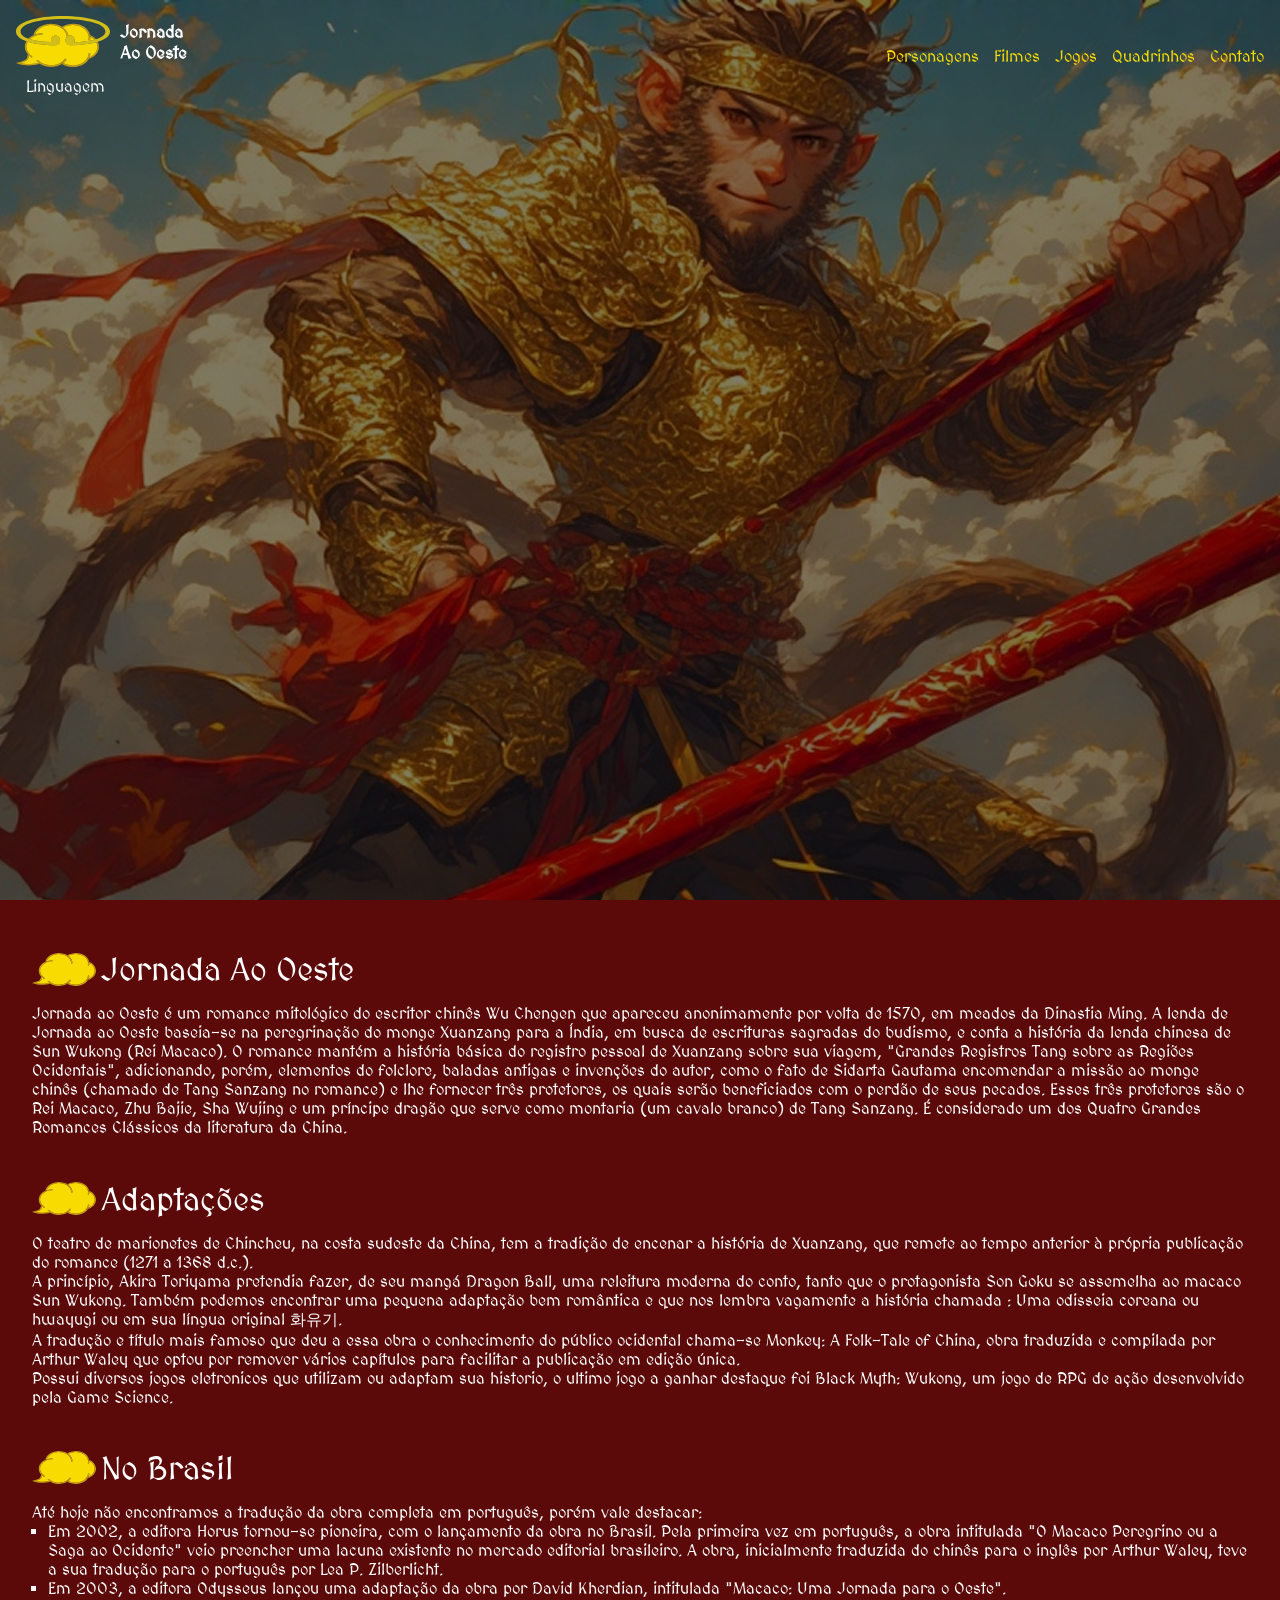
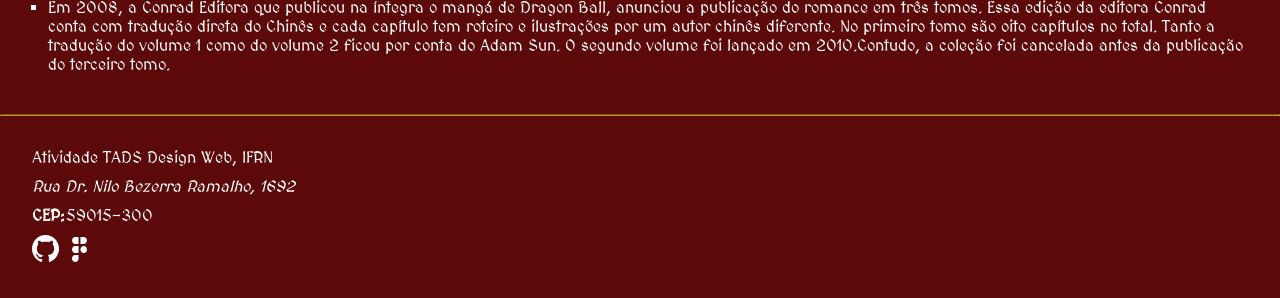
<file: index.html>
<!DOCTYPE html>
<html lang="pt-br">

<head>
    <meta charset="UTF-8">
    <meta name="viewport" content="width=device-width, initial-scale=1.0">
    <title>Jornada Ao Oeste</title>
    <link rel="stylesheet" href="estilos/comum.css">
    <link rel="stylesheet" href="estilos/index.css">
    <link rel="icon" href="imgs/geral/icone-coroa-nuvem.svg" type="image/x-icon">
</head>

<body>
    <header>
        <section>
            <div>
                <h1>
                    <a href="index.html">
                        <img data-i18n="altMarcaSite" src="imgs/geral/icone-coroa-nuvem.svg" alt="Marca do site">
                        <span> <b data-i18n="cabecalhoTitulo1">Jornada</b> <br /> <b data-i18n="cabecalhoTitulo2">Ao Oeste</b></span>
                    </a>
                </h1>
                <br>
                <div>
                    <span data-i18n="linguagemTitulo">Linguagem</span>
                    <ul>
                        <li><button onclick="setLinguagem('ptbr')" data-i18n="linguagemPTBR">Português Brasileiro</button></li>
                        <li><button onclick="setLinguagem('eng')" data-i18n="linguagemENG">Inglês</button></li>
                    </ul>
                </div>
            </div>
            <nav>
                <ol>
                    <li><a href="personagens.html" data-i18n="cabecalhoLinkPersonagens">Personagens</a></li>
                    <li><a href="filmes.html" data-i18n="cabecalhoLinkFilmes">Filmes</a></li>
                    <li><a href="jogos.html" data-i18n="cabecalhoLinkJogos">Jogos</a></li>
                    <li><a href="#" data-i18n="cabecalhoLinkQuadrinhos">Quadrinhos</a></li>
                    <li><a href="contato.html" data-i18n="cabecalhoLinkContato">Contato</a></li>
                </ol>
            </nav>
        </section>
    </header>

    <main>
        <section>
            <h3><img src="imgs/geral/icone-nuvem.svg" alt="Icone de nuvem voadora" data-i18n="altIconeNuvemVoadora"><span data-i18n="indexSecao1Titulo">Jornada Ao Oeste</span></h3>
            <p data-i18n="indexSecao1Texto">
                Jornada ao Oeste é um romance mitológico do escritor chinês Wu Chengen que apareceu
                anonimamente por volta de 1570, em meados da Dinastia Ming. A lenda de Jornada ao
                Oeste baseia-se na peregrinação do monge Xuanzang para a Índia, em busca de
                escrituras sagradas do budismo, e conta a história da lenda chinesa de Sun Wukong
                (Rei Macaco). O romance mantém a história básica do registro pessoal de Xuanzang sobre
                sua viagem, "Grandes Registros Tang sobre as Regiões Ocidentais", adicionando, porém,
                elementos do folclore, baladas antigas e invenções do autor, como o fato de Sidarta
                Gautama encomendar a missão ao monge chinês (chamado de Tang Sanzang no romance) e
                lhe fornecer três protetores, os quais serão beneficiados com o perdão de seus pecados.
                Esses três protetores são o Rei Macaco, Zhu Bajie, Sha Wujing e um príncipe dragão que
                serve como montaria (um cavalo branco) de Tang Sanzang. É considerado um dos Quatro
                Grandes Romances Clássicos da literatura da China.
            </p>
        </section>
        <section>
            <h3><img data-i18n="altIconeNuvemVoadora" src="imgs/geral/icone-nuvem.svg" alt="Icone de nuvem voadora"><span data-i18n="indexSecao2Titulo">Adaptações</span></h3>
            <p data-i18n="indexSecao2Texto1">
                O teatro de marionetes de Chincheu, na costa sudeste da China,
                tem a tradição de encenar a história de Xuanzang, que remete ao tempo anterior à
                própria publicação do romance (1271 a 1368 d.c.).
            </p>
            <p data-i18n="indexSecao2Texto2">
                A princípio, Akira Toriyama pretendia fazer, de seu mangá Dragon Ball, uma releitura
                moderna do conto, tanto que o protagonista Son Goku se assemelha ao macaco Sun Wukong.
                Também podemos encontrar uma pequena adaptação bem romântica e que nos lembra vagamente a
                história chamada : Uma odisseia coreana ou hwayugi ou em sua língua original 화유기.
            </p>
            <p data-i18n="indexSecao2Texto3">
                A tradução e título mais famoso que deu a essa obra o conhecimento do público ocidental
                chama-se Monkey: A Folk-Tale of China, obra traduzida e compilada por Arthur Waley que
                optou por remover vários capítulos para facilitar a publicação em edição única.
            </p>
            <p data-i18n="indexSecao2Texto4">
                Possui diversos jogos eletronicos que utilizam ou adaptam sua historio, o ultimo jogo
                a ganhar destaque foi Black Myth: Wukong, um jogo de RPG de ação desenvolvido pela
                Game Science.
            </p>
        </section>
        <section>
            <h3 ><img data-i18n="altIconeNuvemVoadora" src="imgs/geral/icone-nuvem.svg" alt="Icone de nuvem voadora"><span data-i18n="indexSecao3Titulo">No Brasil</span></h3>
            <p data-i18n="indexSecao3Texto">Até hoje não encontramos a tradução da obra completa em português, porém vale destacar:</p>
            <ul>
                <li data-i18n="indexSecao3ListaTexto1">
                    Em 2002, a editora Horus tornou-se pioneira, com o lançamento da obra no Brasil.
                    Pela primeira vez em português, a obra intitulada "O Macaco Peregrino ou a Saga
                    ao Ocidente" veio preencher uma lacuna existente no mercado editorial brasileiro.
                    A obra, inicialmente traduzida do chinês para o inglês por Arthur Waley, teve a sua
                    tradução para o português por Lea P. Zilberlicht.
                </li>
                <li data-i18n="indexSecao3ListaTexto2">
                    Em 2003, a editora Odysseus lançou uma adaptação da obra por David Kherdian, 
                    intitulada "Macaco: Uma Jornada para o Oeste".
                </li>
                <li data-i18n="indexSecao3ListaTexto3">
                    Em 2008, a Conrad Editora que publicou na íntegra o mangá de Dragon Ball, anunciou a publicação do
                    romance em três tomos. Essa edição da editora Conrad conta com tradução direta do Chinês e cada
                    capítulo tem roteiro e ilustrações por um autor chinês diferente. No primeiro tomo são oito
                    capítulos no total. Tanto a tradução do volume 1 como do volume 2 ficou por conta do Adam Sun. O
                    segundo volume foi lançado em 2010.Contudo, a coleção foi cancelada antes da publicação do terceiro
                    tomo.
                </li>
            </ul>
        </section>
    </main>
    <hr />
    <footer>
        <h4 data-i18n="rodapeTitulo">Atividade TADS Design Web, IFRN </h4>
        <address data-i18n="rodapeEndereco">Rua Dr. Nilo Bezerra Ramalho, 1692</address>
        <p><b data-i18n="rodapeCEP">CEP:</b>59015-300</p>
        <nav>
            <ul>
                <li>
                    <a href="https://github.com/Th14g0o/DesignTADS/">
                    <img data-i18n="altIconeGit" src="imgs/geral/icone-github.svg" alt="Icone do Github"></a>
                </li>
                <li>
                    <a href="https://www.figma.com/design/qnTILaXXQCxRClA3bJJ4Yv/AtividadeInterface13-06-2025?node-id=12-38&t=ThC4RqjaRcuYMVag-1">
                    <img data-i18n="altIconeFigma" src="imgs/geral/icone-figma.svg" alt="Icone do Figma"></a>
                </li>
            </ul>
        </nav>
    </footer>
    <script src="scripts/traducao.js"></script>
</body>

</html>
</file>
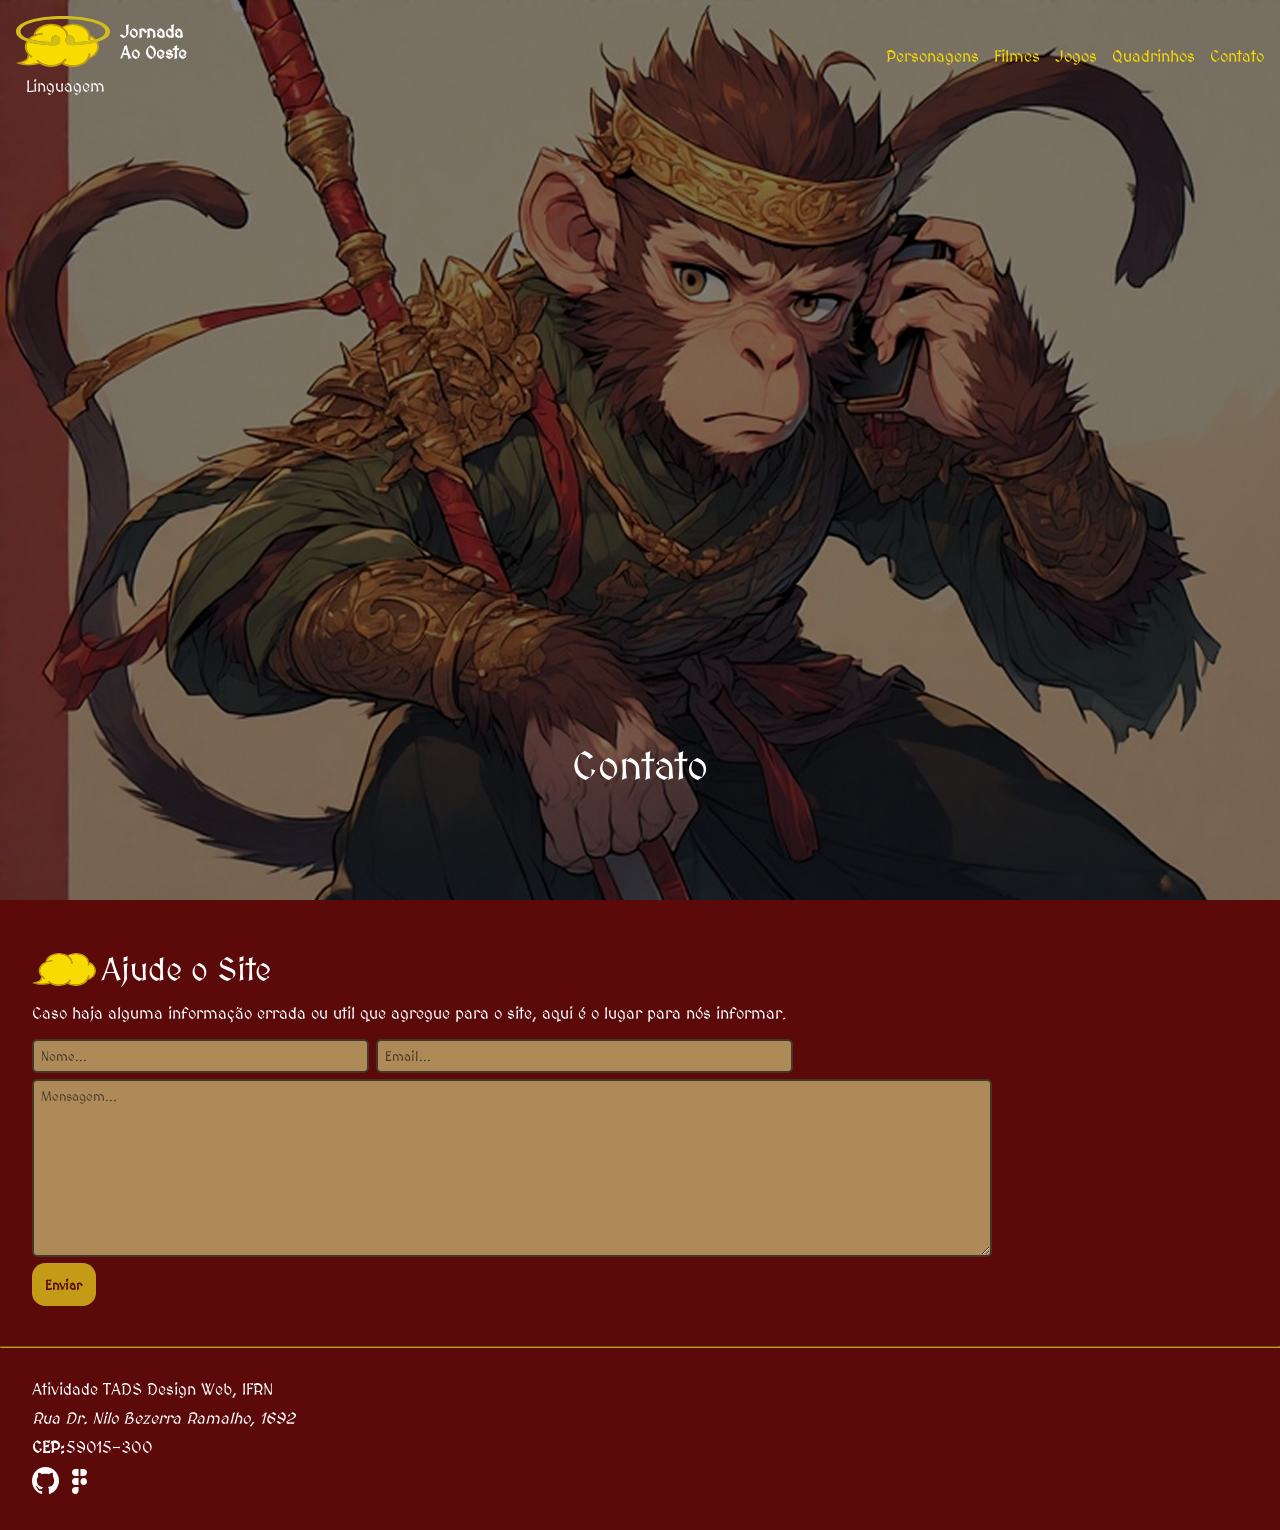
<file: contato.html>
<!DOCTYPE html>
<html lang="pt-br">
<head>
    <meta charset="UTF-8">
    <meta name="viewport" content="width=device-width, initial-scale=1.0">
    <title>Jornada Ao Oeste</title>
    <link rel="stylesheet" href="estilos/comum.css">
    <link rel="stylesheet" href="estilos/contato.css">
    <link rel="icon" href="imgs/geral/icone-coroa-nuvem.svg" type="image/x-icon">
</head>
<body>
    <header>
        <section>
            <div>
                <h1>
                    <a href="index.html">
                        <img data-i18n="altMarcaSite" src="imgs/geral/icone-coroa-nuvem.svg" alt="Marca do site">
                        <span> <b data-i18n="cabecalhoTitulo1">Jornada</b> <br /> <b data-i18n="cabecalhoTitulo2">Ao Oeste</b></span>
                    </a>
                </h1>
                <br>
                <div>
                    <span data-i18n="linguagemTitulo">Linguagem</span>
                    <ul>
                        <li><button onclick="setLinguagem('ptbr')" data-i18n="linguagemPTBR">Português Brasileiro</button></li>
                        <li><button onclick="setLinguagem('eng')" data-i18n="linguagemENG">Inglês</button></li>
                    </ul>
                </div>
            </div>
            <nav>
                <ol>
                    <li><a href="personagens.html" data-i18n="cabecalhoLinkPersonagens">Personagens</a></li>
                    <li><a href="filmes.html" data-i18n="cabecalhoLinkFilmes">Filmes</a></li>
                    <li><a href="jogos.html" data-i18n="cabecalhoLinkJogos">Jogos</a></li>
                    <li><a href="#" data-i18n="cabecalhoLinkQuadrinhos">Quadrinhos</a></li>
                    <li><a href="contato.html" data-i18n="cabecalhoLinkContato">Contato</a></li>
                </ol>
            </nav>
        </section>
        <h2 data-i18n="contatoTitulo">Contato</h2>
    </header>

    <main>
        <section>
            <h3><img data-i18n="" src="imgs/geral/icone-nuvem.svg" alt="Icone de nuvem voadora"><span data-i18n="contatoSectionTitulo">Ajude o Site</span></h3>
            <p data-i18n="contatoSectionTexto">
                Caso haja alguma informação errada ou util que agregue para o site, aqui é o lugar para nós 
                informar.
            </p>
            <form action="#">
                <input data-i18n="placeholderNome" type="text" placeholder="Nome...">
                <input data-i18n="placeholderEmail" type="email" placeholder="Email...">
                <textarea data-i18n="placeholderMensagem" placeholder="Mensagem..." ></textarea>
                <input data-i18n="btEnviar" type="submit" value="Enviar">
            </form>
        </section>
    </main>
    <hr />
    <footer>
        <h4 data-i18n="rodapeTitulo">Atividade TADS Design Web, IFRN </h4>
        <address data-i18n="rodapeEndereco">Rua Dr. Nilo Bezerra Ramalho, 1692</address>
        <p><b data-i18n="rodapeCEP">CEP:</b>59015-300</p>
        <nav>
            <ul>
                <li>
                    <a href="https://github.com/Th14g0o/DesignTADS/">
                    <img data-i18n="altIconeGit" src="imgs/geral/icone-github.svg" alt="Icone do Github"></a>
                </li>
                <li>
                    <a href="https://www.figma.com/design/qnTILaXXQCxRClA3bJJ4Yv/AtividadeInterface13-06-2025?node-id=12-38&t=ThC4RqjaRcuYMVag-1">
                    <img data-i18n="altIconeFigma" src="imgs/geral/icone-figma.svg" alt="Icone do Figma"></a>
                </li>
            </ul>
        </nav>
    </footer>
    <script src="scripts/traducao.js"></script>
</body>
</html>
</file>
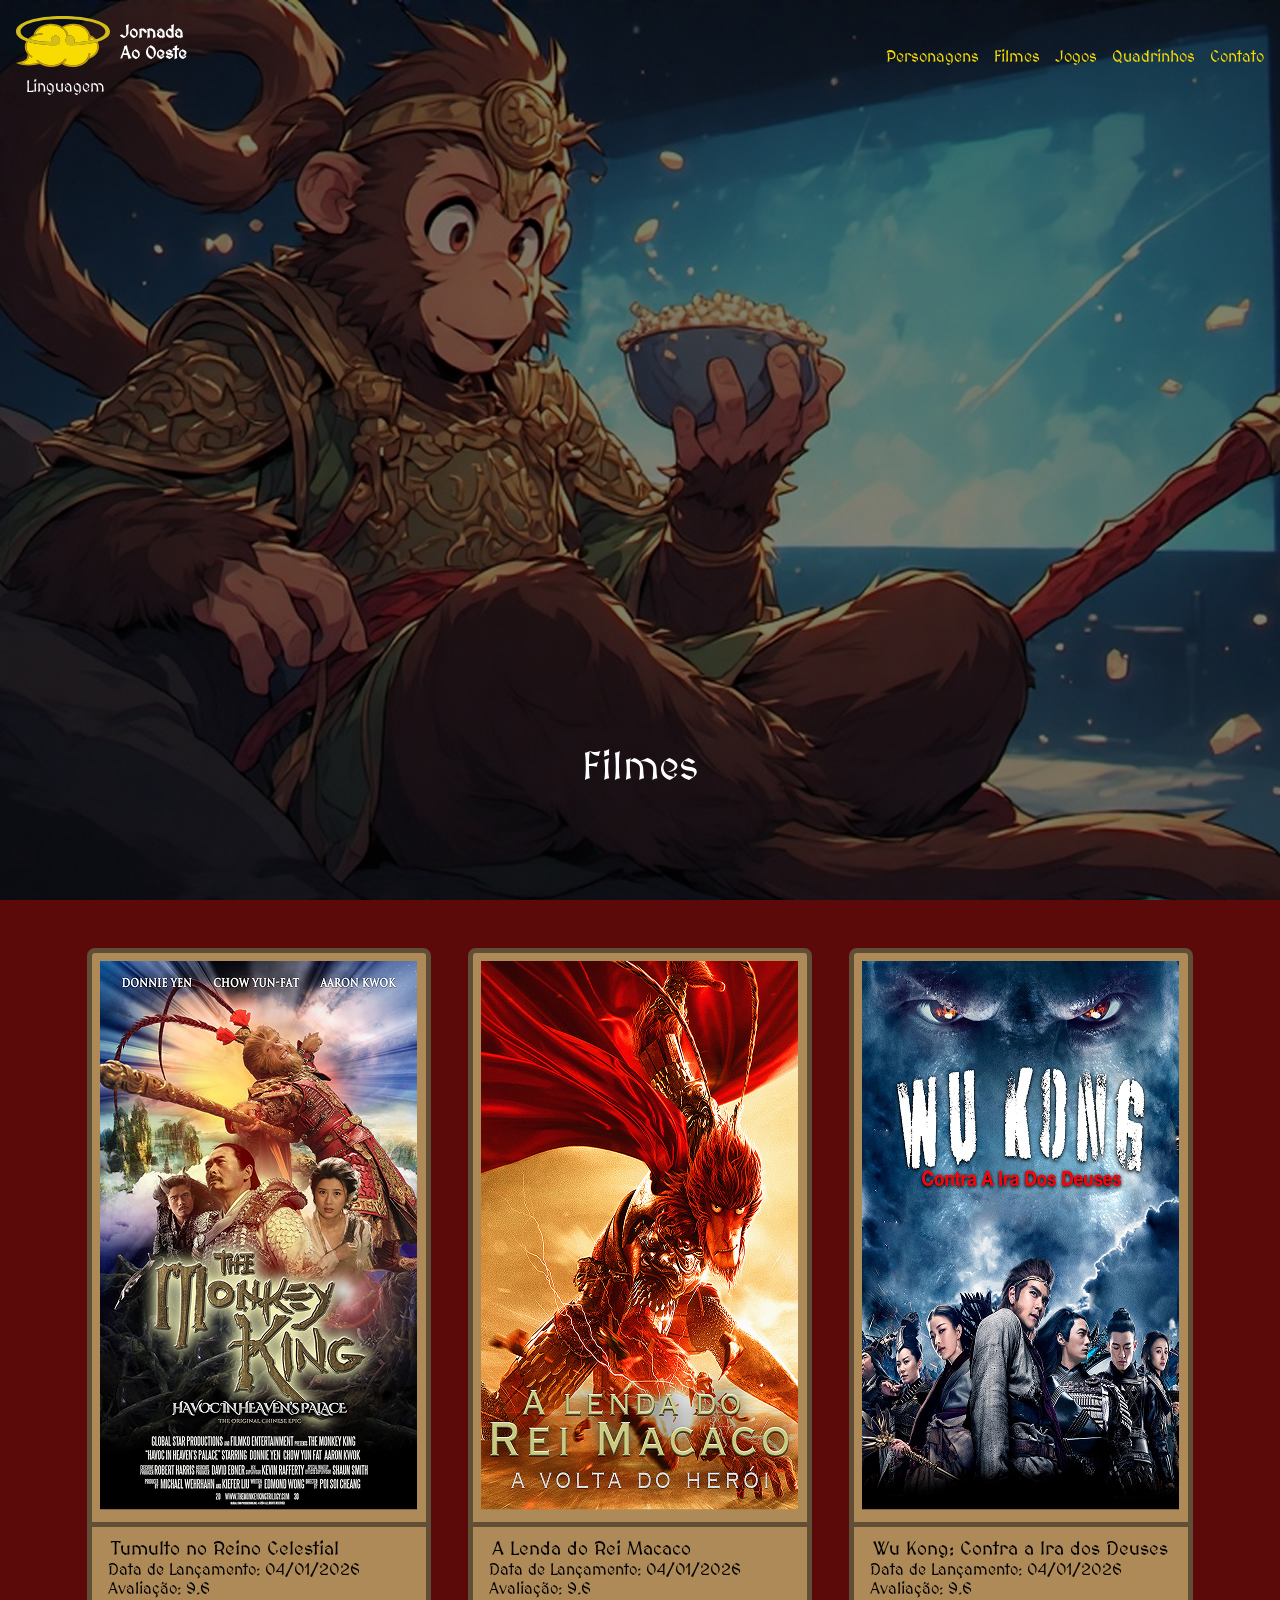
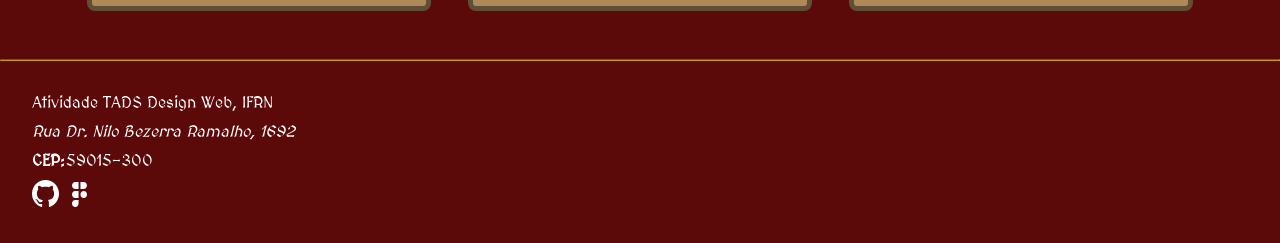
<file: filmes.html>
<!DOCTYPE html>
<html lang="pt-br">
<head>
    <meta charset="UTF-8">
    <meta name="viewport" content="width=device-width, initial-scale=1.0">
    <title>Jornada Ao Oeste</title>
    <link rel="stylesheet" href="estilos/comum.css">
    <link rel="stylesheet" href="estilos/produtos.css">
    <link rel="stylesheet" href="estilos/filmes.css">
    <link rel="icon" href="imgs/geral/icone-coroa-nuvem.svg" type="image/x-icon">
</head>
<body>
    <header>
        <section>
            <div>
                <h1>
                    <a href="index.html">
                        <img data-i18n="altMarcaSite" src="imgs/geral/icone-coroa-nuvem.svg" alt="Marca do site">
                        <span> <b data-i18n="cabecalhoTitulo1">Jornada</b> <br /> <b data-i18n="cabecalhoTitulo2">Ao Oeste</b></span>
                    </a>
                </h1>
                <br>
                <div>
                    <span data-i18n="linguagemTitulo">Linguagem</span>
                    <ul>
                        <li><button onclick="setLinguagem('ptbr')" data-i18n="linguagemPTBR">Português Brasileiro</button></li>
                        <li><button onclick="setLinguagem('eng')" data-i18n="linguagemENG">Inglês</button></li>
                    </ul>
                </div>
            </div>
            <nav>
                <ol>
                    <li><a href="personagens.html" data-i18n="cabecalhoLinkPersonagens">Personagens</a></li>
                    <li><a href="filmes.html" data-i18n="cabecalhoLinkFilmes">Filmes</a></li>
                    <li><a href="jogos.html" data-i18n="cabecalhoLinkJogos">Jogos</a></li>
                    <li><a href="#" data-i18n="cabecalhoLinkQuadrinhos">Quadrinhos</a></li>
                    <li><a href="contato.html" data-i18n="cabecalhoLinkContato">Contato</a></li>
                </ol>
            </nav>
        </section>
        <h2 data-i18n="filmesTitulo">Filmes</h2>
    </header>

    <main>
        <article>
            <div>
                <picture>
                    <source srcset="imgs/desktop/filme-1-desktop.png" media="(min-width:1400px)">
                    <source srcset="imgs/tablet/filme-1-tablet.png" media="(min-width:1000px)">
                    <img data-i18n="altFilmesTumulto" src="imgs/mobile/filme-1-mobile.png" alt="Imagem do filme Tumulto no Reino Celestial">
                </picture>
                <hr>
                <h3 data-i18n="filmesFilme1Titulo">Tumulto no Reino Celestial</h3>
                <p><span data-i18n="listaCardComumDataLancamento">Data Lançamento</span>: 04/01/2026</p>
                <p><span data-i18n="listaCardComumAvaliacao">Avaliação</span>: 9.6</p>
            </div>
            <div>
                <picture>
                    <source srcset="imgs/desktop/filme-2-desktop.png" media="(min-width:1400px)">
                    <source srcset="imgs/tablet/filme-2-tablet.png" media="(min-width:1000px)">
                    <img data-i18n="altFilmesLenda" src="imgs/mobile/filme-2-mobile.png" alt="Imagem do filme A Lenda do Rei Macaco: A Volta do Heroi">
                </picture>
                <hr>
                <h3 data-i18n="filmesFilme2Titulo">A Lenda do Rei Macaco</h3>
                <p><span data-i18n="listaCardComumDataLancamento">Data Lançamento</span>: 04/01/2026</p>
                <p><span data-i18n="listaCardComumAvaliacao">Avaliação</span>: 9.6</p>
            </div>
            <div>
                <picture>
                    <source srcset="imgs/desktop/filme-3-desktop.png" media="(min-width:1400px)">
                    <source srcset="imgs/tablet/filme-3-tablet.png" media="(min-width:1000px)">
                    <img data-i18n="altFilmesContra" src="imgs/mobile/filme-3-mobile.png" alt="Imagem do filme Contra a Ira dos Deuses">
                </picture>
                <hr>
                <h3 data-i18n="filmesFilme3Titulo">Contra a Ira dos Deuses</h3>
                <p><span data-i18n="listaCardComumDataLancamento">Data Lançamento</span>: 04/01/2026</p>
                <p><span data-i18n="listaCardComumAvaliacao">Avaliação</span>: 9.6</p>
            </div>
        </article>
    </main>

    <hr />
    <footer>
        <h4 data-i18n="rodapeTitulo">Atividade TADS Design Web, IFRN </h4>
        <address data-i18n="rodapeEndereco">Rua Dr. Nilo Bezerra Ramalho, 1692</address>
        <p><b data-i18n="rodapeCEP">CEP:</b>59015-300</p>
        <nav>
            <ul>
                <li>
                    <a href="https://github.com/Th14g0o/DesignTADS/">
                    <img data-i18n="altIconeGit" src="imgs/geral/icone-github.svg" alt="Icone do Github"></a>
                </li>
                <li>
                    <a href="https://www.figma.com/design/qnTILaXXQCxRClA3bJJ4Yv/AtividadeInterface13-06-2025?node-id=12-38&t=ThC4RqjaRcuYMVag-1">
                    <img data-i18n="altIconeFigma" src="imgs/geral/icone-figma.svg" alt="Icone do Figma"></a>
                </li>
            </ul>
        </nav>
    </footer>
    <script src="scripts/traducao.js"></script>
</body>
</html>
</file>
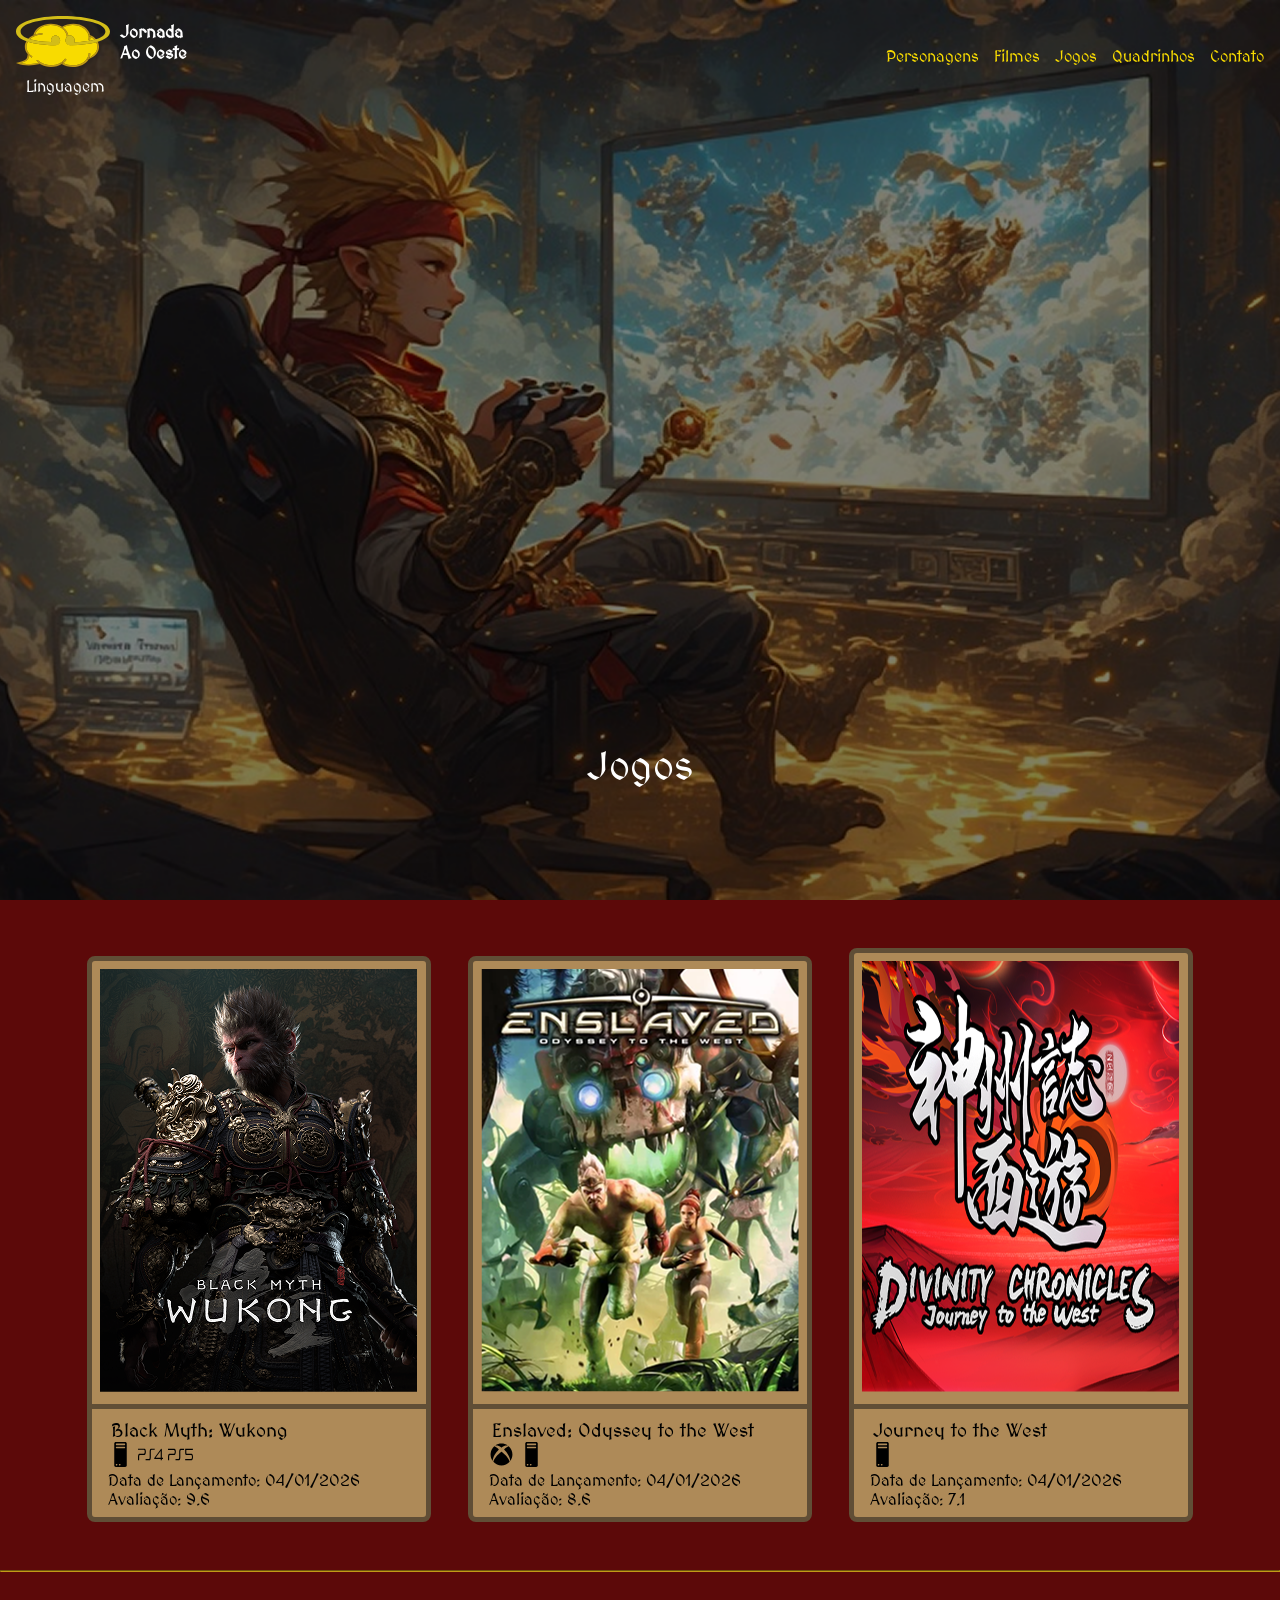
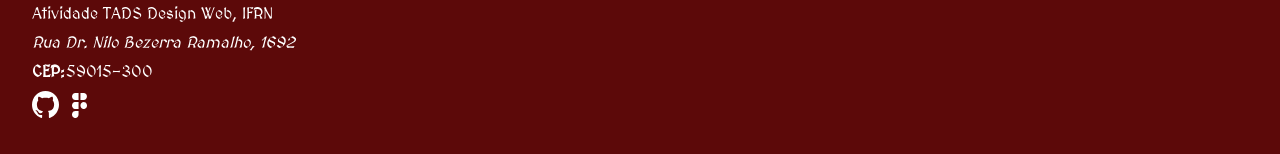
<file: jogos.html>
<!DOCTYPE html>
<html lang="pt-br">
<head>
    <meta charset="UTF-8">
    <meta name="viewport" content="width=device-width, initial-scale=1.0">
    <title>Jornada Ao Oeste</title>
    <link rel="stylesheet" href="estilos/comum.css">
    <link rel="stylesheet" href="estilos/produtos.css">
    <link rel="stylesheet" href="estilos/jogos.css">
    <link rel="icon" href="imgs/geral/icone-coroa-nuvem.svg" type="image/x-icon">
</head>
<body>
    <header>
        <section>
            <div>
                <h1>
                    <a href="index.html">
                        <img data-i18n="altMarcaSite" src="imgs/geral/icone-coroa-nuvem.svg" alt="Marca do site">
                        <span> <b data-i18n="cabecalhoTitulo1">Jornada</b> <br /> <b data-i18n="cabecalhoTitulo2">Ao Oeste</b></span>
                    </a>
                </h1>
                <br>
                <div>
                    <span data-i18n="linguagemTitulo">Linguagem</span>
                    <ul>
                        <li><button onclick="setLinguagem('ptbr')" data-i18n="linguagemPTBR">Português Brasileiro</button></li>
                        <li><button onclick="setLinguagem('eng')" data-i18n="linguagemENG">Inglês</button></li>
                    </ul>
                </div>
            </div>
            <nav>
                <ol>
                    <li><a href="personagens.html" data-i18n="cabecalhoLinkPersonagens">Personagens</a></li>
                    <li><a href="filmes.html" data-i18n="cabecalhoLinkFilmes">Filmes</a></li>
                    <li><a href="jogos.html" data-i18n="cabecalhoLinkJogos">Jogos</a></li>
                    <li><a href="#" data-i18n="cabecalhoLinkQuadrinhos">Quadrinhos</a></li>
                    <li><a href="contato.html" data-i18n="cabecalhoLinkContato">Contato</a></li>
                </ol>
            </nav>
        </section>
        <h2 data-i18n="jogosTitulo">Jogos</h2>
    </header>

    <main>
        <article>
            <div>
                <picture>
                    <source srcset="imgs/desktop/jogo-wukong-desktop.png" media="(min-width:1400px)">
                    <source srcset="imgs/tablet/jogo-wukong-tablet.png" media="(min-width:1000px)">
                    <img data-i18n="altJogosBlackMyth" src="imgs/mobile/jogo-wukong-mobile.png" alt="Imagem do jogo Black Myth: Wukong">
                </picture>
                <hr>
                <h3 data-i18n="jogosJogo1Titulo">Black Myth: Wukong</h3>
                <nav>
                    <ul>
                        <li>
                            <a href="https://store.steampowered.com/app/2358720/Black_Myth_Wukong/">
                                <img data-i18n="altIconePC" src="imgs/geral/icone-pc.svg" alt="Icone de PC">
                            </a>
                        </li>
                        <li>
                            <a href="https://store.playstation.com/pt-br/product/HP6545-PPSA23226_00-GAME000000000000">
                                <img data-i18n="altIconePS4" src="imgs/geral/icone-ps4.svg" alt="Icone do PS4">
                            </a>
                        </li>
                        <li>
                            <a href="https://store.playstation.com/pt-br/product/HP6545-PPSA23226_00-GAME000000000000">
                                <img data-i18n="altIconePS5" src="imgs/geral/icone-ps5.svg" alt="Icone do PS5">
                            </a>
                        </li>
                    </ul>
                </nav>
                <p><span data-i18n="listaCardComumDataLancamento">Data Lançamento</span>: 04/01/2026</p>
                <p><span data-i18n="listaCardComumAvaliacao">Avaliação</span>: 9.6</p>
            </div>
            <div>
                <picture>
                    <source srcset="imgs/desktop/jogo-enlasved-desktop.png" media="(min-width:1400px)">
                    <source srcset="imgs/tablet/jogo-enlasved-tablet.png" media="(min-width:1000px)">
                    <img data-i18n="altJogosEnslaved" src="imgs/mobile/jogo-enlasved-mobile.png" alt="Imagem do jogo Enslaved: Odyssey to the West">
                </picture>
                <hr>
                <h3 data-i18n="jogosJogo2Titulo">Enslaved: Odyssey to the West</h3>
                <nav>
                    <ul>
                        <li>
                            <a href="https://www.xbox.com/pt-BR/games/store/enslaved/BS5NB0DWLTP0">
                                <img data-i18n="altIconeXbox" src="imgs/geral/icone-xbox.svg" alt="Icone do Xbox">
                            </a>
                        </li>
                        <li>
                            <a href="https://store.steampowered.com/app/245280/ENSLAVED_Odyssey_to_the_West_Premium_Edition/">
                                <img data-i18n="altIconePC" src="imgs/geral/icone-pc.svg" alt="Icone de pc">
                            </a>
                        </li>
                    </ul>
                </nav>
                <p><span data-i18n="listaCardComumDataLancamento">Data Lançamento</span>: 04/01/2026</p>
                <p><span data-i18n="listaCardComumAvaliacao">Avaliação</span>: 8.6</p>
            </div>
            <div>
                <picture>
                    <source srcset="imgs/desktop/jogo-journey-desktop.png" media="(min-width:1400px)">
                    <source srcset="imgs/tablet/jogo-journey-tablet.png" media="(min-width:1000px)">
                    <img data-i18n="altJogosJourneyToTheWest" src="imgs/mobile/jogo-journey-mobile.png" alt="Imagem do jogo Divinity Chronicles: Journey to the West">
                </picture>
                <hr>
                <h3 data-i18n="jogosJogo3Titulo">Journey to the West</h3>
                <nav>
                    <ul>
                        <li>
                            <a href="https://store.steampowered.com/app/1449070/Divinity_Chronicles_Journey_to_the_West/">
                                <img data-i18n="altIconePC" src="imgs/geral/icone-pc.svg" alt="Icone de PC">
                            </a>
                        </li>
                    </ul>
                </nav>
                <p><span data-i18n="listaCardComumDataLancamento">Data Lançamento</span>: 04/01/2026</p>
                <p><span data-i18n="listaCardComumAvaliacao">Avaliação</span>: 7.1</p>
            </div>
        </article>
    </main>

    <hr />
    <footer>
        <h4 data-i18n="rodapeTitulo">Atividade TADS Design Web, IFRN </h4>
        <address data-i18n="rodapeEndereco">Rua Dr. Nilo Bezerra Ramalho, 1692</address>
        <p><b data-i18n="rodapeCEP">CEP:</b>59015-300</p>
        <nav>
            <ul>
                <li>
                    <a href="https://github.com/Th14g0o/DesignTADS/">
                    <img data-i18n="altIconeGit" src="imgs/geral/icone-github.svg" alt="Icone do Github"></a>
                </li>
                <li>
                    <a href="https://www.figma.com/design/qnTILaXXQCxRClA3bJJ4Yv/AtividadeInterface13-06-2025?node-id=12-38&t=ThC4RqjaRcuYMVag-1">
                    <img data-i18n="altIconeFigma" src="imgs/geral/icone-figma.svg" alt="Icone do Figma"></a>
                </li>
            </ul>
        </nav>
    </footer>
    <script src="scripts/traducao.js"></script>
</body>
</html>
</file>
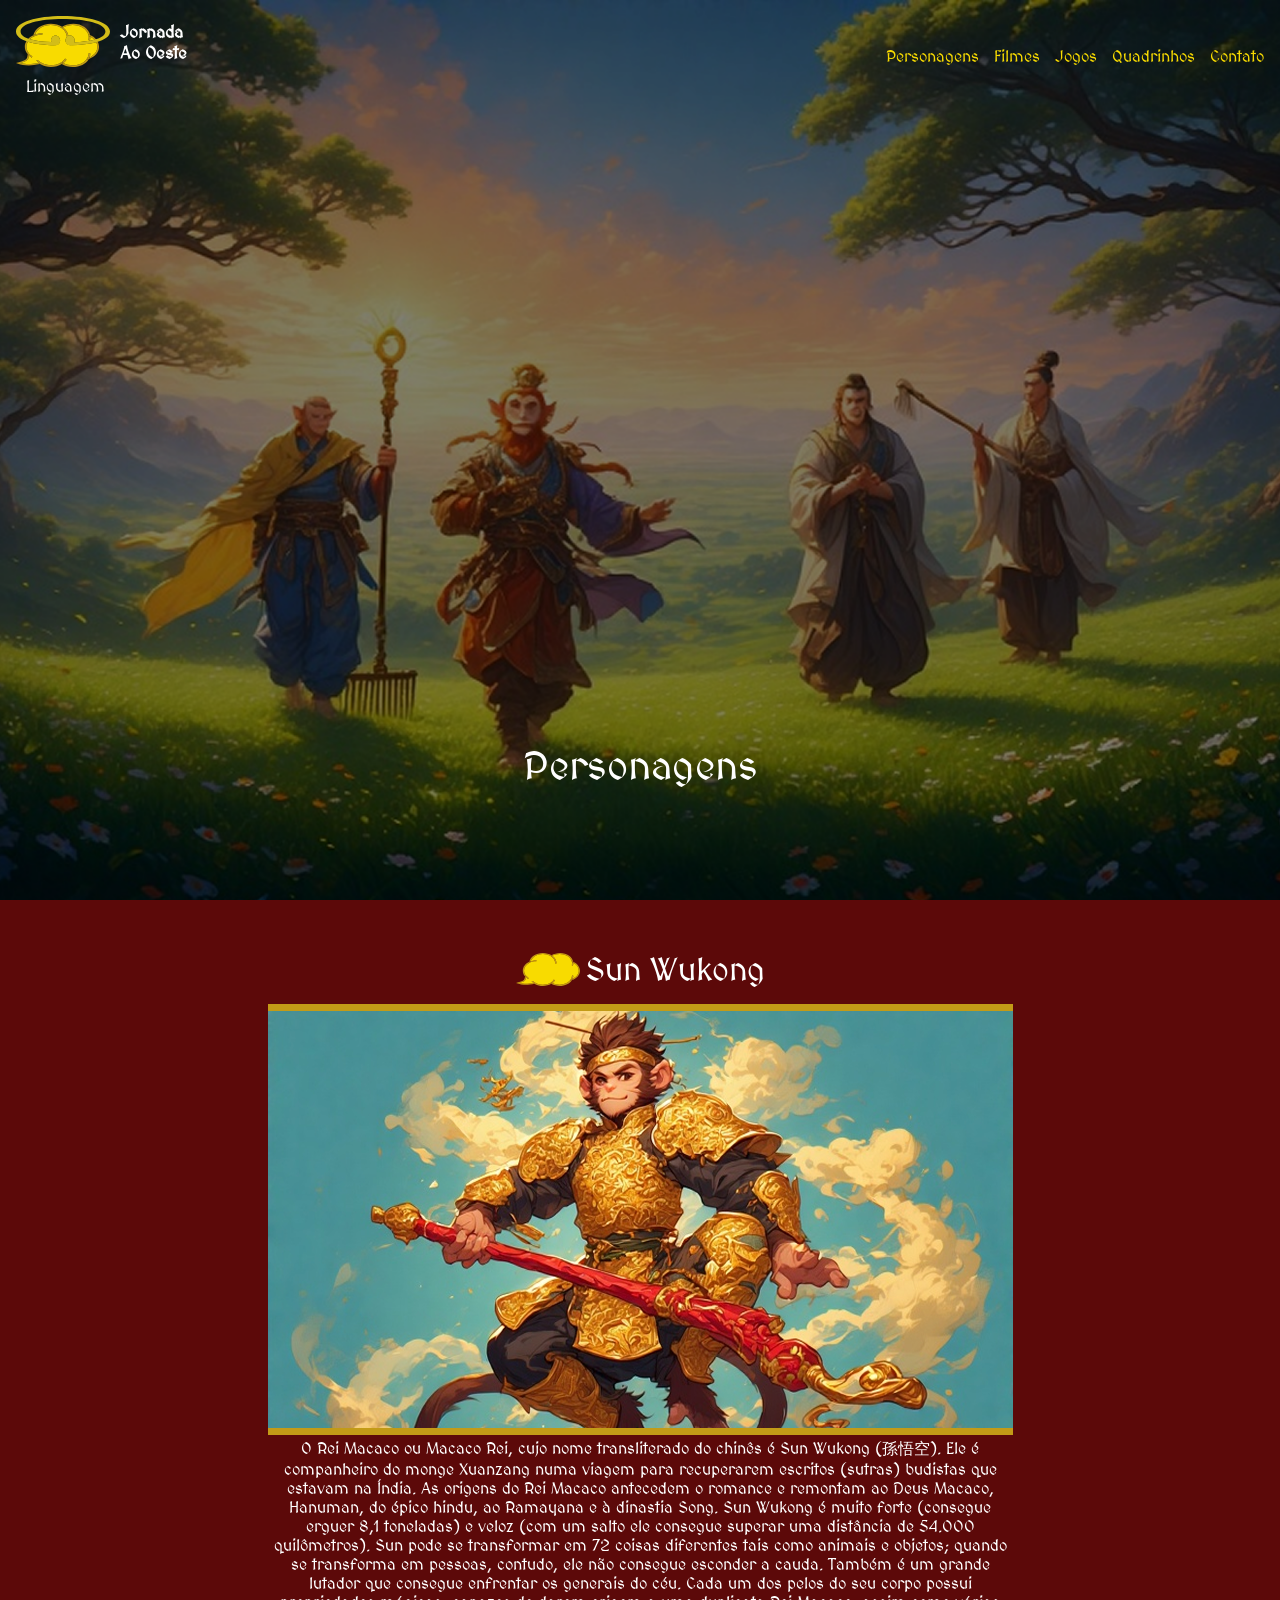
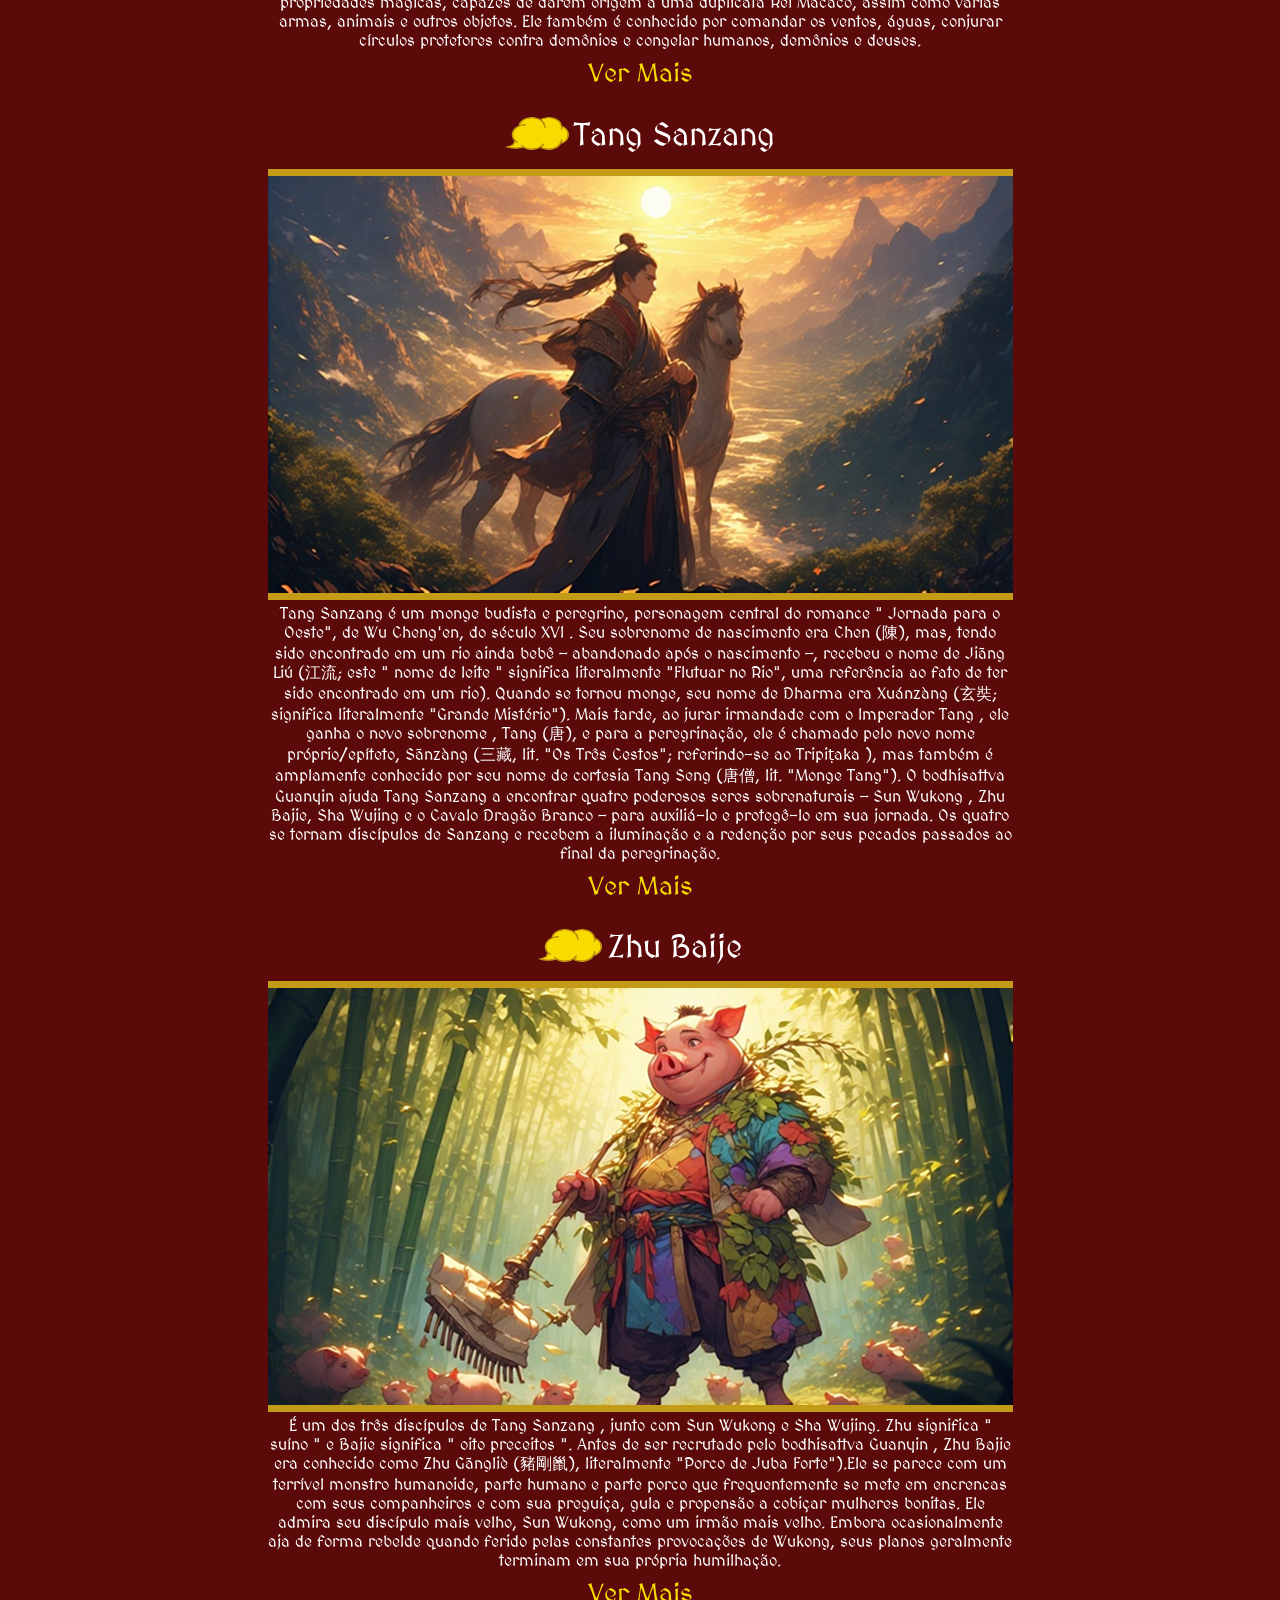
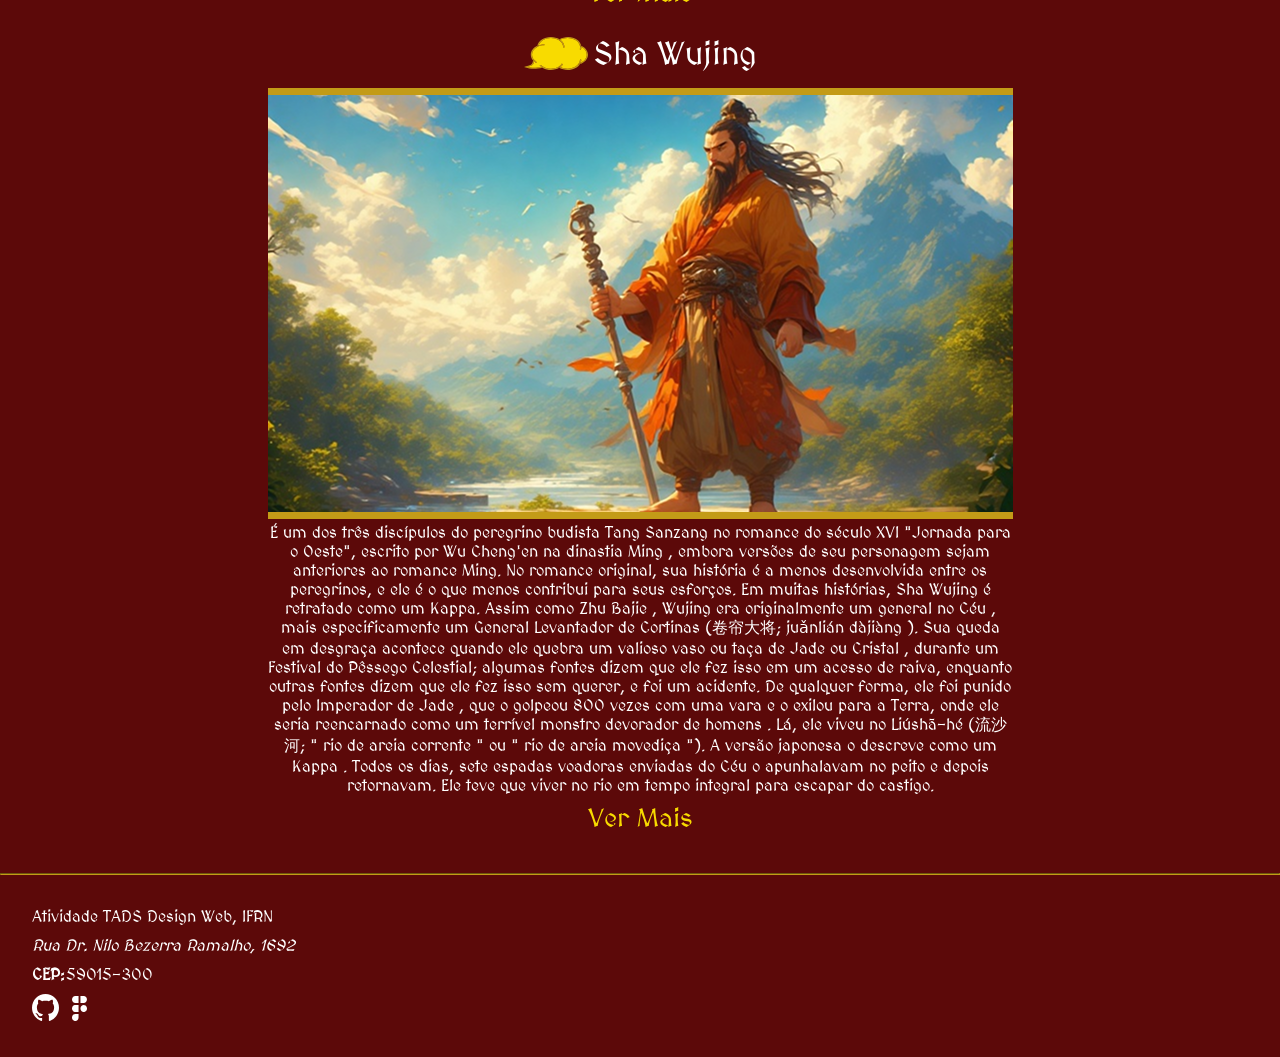
<file: personagens.html>
<!DOCTYPE html>
<html lang="pt-br">

<head>
    <meta charset="UTF-8">
    <meta name="viewport" content="width=device-width, initial-scale=1.0">
    <title>Jornada Ao Oeste</title>
    <link rel="stylesheet" href="estilos/comum.css">
    <link rel="stylesheet" href="estilos/personagens.css">
    <link rel="icon" href="imgs/geral/icone-coroa-nuvem.svg" type="image/x-icon">
</head>

<body>
    <header>
        <section>
            <div>
                <h1>
                    <a href="index.html">
                        <img data-i18n="altMarcaSite" src="imgs/geral/icone-coroa-nuvem.svg" alt="Marca do site">
                        <span> <b data-i18n="cabecalhoTitulo1">Jornada</b> <br /> <b data-i18n="cabecalhoTitulo2">Ao Oeste</b></span>
                    </a>
                </h1>
                <br>
                <div>
                    <span data-i18n="linguagemTitulo">Linguagem</span>
                    <ul>
                        <li><button onclick="setLinguagem('ptbr')" data-i18n="linguagemPTBR">Português Brasileiro</button></li>
                        <li><button onclick="setLinguagem('eng')" data-i18n="linguagemENG">Inglês</button></li>
                    </ul>
                </div>
            </div>
            <nav>
                <ol>
                    <li><a href="personagens.html" data-i18n="cabecalhoLinkPersonagens">Personagens</a></li>
                    <li><a href="filmes.html" data-i18n="cabecalhoLinkFilmes">Filmes</a></li>
                    <li><a href="jogos.html" data-i18n="cabecalhoLinkJogos">Jogos</a></li>
                    <li><a href="#" data-i18n="cabecalhoLinkQuadrinhos">Quadrinhos</a></li>
                    <li><a href="contato.html" data-i18n="cabecalhoLinkContato">Contato</a></li>
                </ol>
            </nav>
        </section>
        <h2 data-i18n="personagensTitulo">Personagens</h2>
    </header>

    <main>
        <article>
            <h3><img data-i18n="altIconeNuvemVoadora" src="imgs/geral/icone-nuvem.svg" alt="Icone de nuvem voadora"><span data-i18n="personagensArticle1Titulo">Sun Wukong</span></h3>
            <picture>
                <source srcset="imgs/desktop/personagem-sun-wukong-desktop.png" media="(min-width:1400px)">
                <source srcset="imgs/tablet/personagem-sun-wukong-tablet.png" media="(min-width:825px)">
                <img data-i18n="altPersonagensWukong" src="imgs/mobile/personagem-sun-wukong-mobile.png" alt="Imagem ilustrativa do Sun Wukong">
            </picture>
            <p data-i18n="personagensArticle1Texto" class="desc-longa">O Rei Macaco ou Macaco Rei, cujo nome transliterado do chinês é Sun Wukong (孫悟空). Ele
                é companheiro do monge Xuanzang numa viagem para recuperarem escritos (sutras) budistas que estavam na
                Índia. As origens do Rei Macaco antecedem o romance e remontam ao Deus Macaco, Hanuman, do épico hindu,
                ao Ramayana e à dinastia Song. Sun Wukong é muito forte (consegue erguer 8,1 toneladas) e veloz (com um
                salto ele consegue superar uma distância de 54.000 quilômetros). Sun pode se transformar em 72 coisas
                diferentes tais como animais e objetos; quando se transforma em pessoas, contudo, ele não consegue
                esconder a cauda. Também é um grande lutador que consegue enfrentar os generais do céu. Cada um dos
                pelos do seu corpo possui propriedades mágicas, capazes de darem origem a uma duplicata Rei Macaco,
                assim como várias armas, animais e outros objetos. Ele também é conhecido por comandar os ventos, águas,
                conjurar círculos protetores contra demônios e congelar humanos, demônios e deuses.</p>
            <p><a data-i18n="verMais" href="#">Ver Mais</a></p>
        </article>
        <article>
            <h3><img data-i18n="altIconeNuvemVoadora"  src="imgs/geral/icone-nuvem.svg" alt="Icone de nuvem voadora"><span data-i18n="personagensArticle2Titulo">Tang Sanzang</span></h3>
            <picture>
                <source srcset="imgs/desktop/personagem-xuanzang-desktop.png" media="(min-width:1400px)">
                <source srcset="imgs/tablet/personagem-xuanzang-tablet.png" media="(min-width:825px)">
                <img data-i18n="altPersonagensSanzang" src="imgs/mobile/personagem-xuanzang-mobile.png" alt="Imagem ilustrativa do Tang Sanzang">
            </picture>
            <p class="desc-longa" data-i18n="personagensArticle2Texto">Tang Sanzang é um monge budista e peregrino, personagem central do romance " Jornada
                para o Oeste", de Wu Cheng'en, do século XVI . Seu sobrenome de nascimento era Chen (陳), mas, tendo sido
                encontrado em um rio ainda bebê — abandonado após o nascimento —, recebeu o nome de Jiāng Liú (江流; este
                " nome de leite " significa literalmente "Flutuar no Rio", uma referência ao fato de ter sido encontrado
                em um rio). Quando se tornou monge, seu nome de Dharma era Xuánzàng (玄奘; significa literalmente "Grande
                Mistério"). Mais tarde, ao jurar irmandade com o Imperador Tang , ele ganha o novo sobrenome , Tang (唐),
                e para a peregrinação, ele é chamado pelo novo nome próprio/epíteto, Sānzàng (三藏, lit. "Os Três Cestos";
                referindo-se ao Tripiṭaka ), mas também é amplamente conhecido por seu nome de cortesia Tang Seng (唐僧,
                lit. "Monge Tang"). O bodhisattva Guanyin ajuda Tang Sanzang a encontrar quatro poderosos seres
                sobrenaturais — Sun Wukong , Zhu Bajie, Sha Wujing e o Cavalo Dragão Branco — para auxiliá-lo e
                protegê-lo em sua jornada. Os quatro se tornam discípulos de Sanzang e recebem a iluminação e a redenção
                por seus pecados passados ​​ao final da peregrinação.</p>
            <p><a data-i18n="verMais" href="#">Ver Mais</a></p>
        </article>
        <article>
            <h3><img data-i18n="altIconeNuvemVoadora" src="imgs/geral/icone-nuvem.svg" alt="Icone de nuvem voadora"><span data-i18n="personagensArticle3Titulo">Zhu Baije</span></h3>
            <picture>
                <source srcset="imgs/desktop/personagem-zhu-baije-desktop.png" media="(min-width:1400px)">
                <source srcset="imgs/tablet/personagem-zhu-baije-tablet.png" media="(min-width:825px)">
                <img data-i18n="altPersonagensBaije" src="imgs/mobile/personagem-zhu-baije-mobile.png" alt="Imagem ilustrativa do Zhu Baije">
            </picture>
            <p class="desc-longa" data-i18n="personagensArticle3Texto">É um dos três discípulos de Tang Sanzang , junto com Sun Wukong e Sha Wujing. Zhu
                significa " suíno " e Bajie significa " oito preceitos ". Antes de ser recrutado pelo bodhisattva
                Guanyin , Zhu Bajie era conhecido como Zhu Gāngliè (豬剛巤), literalmente "Porco de Juba Forte".Ele se
                parece com um terrível monstro humanoide, parte humano e parte porco que frequentemente se mete em
                encrencas com seus companheiros e com sua preguiça, gula e propensão a cobiçar mulheres bonitas. Ele
                admira seu discípulo mais velho, Sun Wukong, como um irmão mais velho. Embora ocasionalmente aja de
                forma rebelde quando ferido pelas constantes provocações de Wukong, seus planos geralmente terminam em
                sua própria humilhação.</p>
            <p><a data-i18n="verMais" href="#">Ver Mais</a></p>
        </article>
        <article>
            <h3><img data-i18n="altIconeNuvemVoadora" src="imgs/geral/icone-nuvem.svg" alt="Icone de nuvem voadora"><span data-i18n="personagensArticle4Titulo">Sha Wujing</span></h3>
            <picture>
                <source srcset="imgs/desktop/personagem-sha-wujing-desktop.png" media="(min-width:1400px)">
                <source srcset="imgs/tablet/personagem-sha-wujing-tablet.png" media="(min-width:825px)">
                <img data-i18n="altPersonagensWujing" src="imgs/mobile/personagem-sha-wujing-mobile.png" alt="Imagem ilustrativa do Sha Wujing">
            </picture>
            <p class="desc-longa" data-i18n="personagensArticle4Texto">É um dos três discípulos do peregrino budista Tang Sanzang no romance do século XVI
                "Jornada para o Oeste", escrito por Wu Cheng'en na dinastia Ming , embora versões de seu personagem
                sejam anteriores ao romance Ming. No romance original, sua história é a menos desenvolvida entre os
                peregrinos, e ele é o que menos contribui para seus esforços. Em muitas histórias, Sha Wujing é
                retratado como um Kappa. Assim como Zhu Bajie , Wujing era originalmente um general no Céu , mais
                especificamente um General Levantador de Cortinas (卷帘大将; juǎnlián dàjiàng ). Sua queda em desgraça
                acontece quando ele quebra um valioso vaso ou taça de Jade ou Cristal , durante um Festival do Pêssego
                Celestial; algumas fontes dizem que ele fez isso em um acesso de raiva, enquanto outras fontes dizem que
                ele fez isso sem querer, e foi um acidente. De qualquer forma, ele foi punido pelo Imperador de Jade ,
                que o golpeou 800 vezes com uma vara e o exilou para a Terra, onde ele seria reencarnado como um
                terrível monstro devorador de homens . Lá, ele viveu no Liúshā-hé (流沙河; " rio de areia corrente " ou "
                rio de areia movediça "). A versão japonesa o descreve como um Kappa . Todos os dias, sete espadas
                voadoras enviadas do Céu o apunhalavam no peito e depois retornavam. Ele teve que viver no rio em tempo
                integral para escapar do castigo.</p>
            <p><a data-i18n="verMais" href="#">Ver Mais</a></p>
        </article>
    </main>

    <hr />
    <footer>
        <h4 data-i18n="rodapeTitulo">Atividade TADS Design Web, IFRN </h4>
        <address data-i18n="rodapeEndereco">Rua Dr. Nilo Bezerra Ramalho, 1692</address>
        <p><b data-i18n="rodapeCEP">CEP:</b>59015-300</p>
        <nav>
            <ul>
                <li>
                    <a href="https://github.com/Th14g0o/DesignTADS/">
                    <img data-i18n="altIconeGit" src="imgs/geral/icone-github.svg" alt="Icone do Github"></a>
                </li>
                <li>
                    <a href="https://www.figma.com/design/qnTILaXXQCxRClA3bJJ4Yv/AtividadeInterface13-06-2025?node-id=12-38&t=ThC4RqjaRcuYMVag-1">
                    <img data-i18n="altIconeFigma" src="imgs/geral/icone-figma.svg" alt="Icone do Figma"></a>
                </li>
            </ul>
        </nav>
    </footer>
    <script src="scripts/traducao.js"></script>
</body>

</html>
</file>
<file: estilos/comum.css>
@font-face {
    font-family: "MedievalSharp";
    src: url("../fontes/MedievalSharp/MedievalSharp-Regular.ttf")
}

*{
    font-family: "MedievalSharp", Arial, Helvetica, sans-serif;
    padding: 0;
    margin: 0;
}
body{
    background-color: #5C0909;
    color: #FFF;
}
ol, ul{
    list-style-type: none;
}
header section a{
    text-decoration: none;
}
header{
    width: 100%;
    height: 100vh;
    margin-bottom: 2.5em;
    background-size: cover;
    background-repeat: no-repeat;
    background-position: top;
}
header section{
    padding: 1em;
    width: 100%;
    box-sizing: border-box;
    display: flex;
    flex-wrap: wrap;
    align-items: center;
    justify-content: space-between;
}
header section h1 a{
    color: #FFF;
    font-size: 0.7em;
    font-weight: normal;
}
header section h1 img{
    vertical-align: middle;
}
header section h1 span{
    display: inline-block;
    vertical-align: middle;
    margin-left: 5px;
}
header section nav{
    text-align:right;
}
header section nav, header section h1{
    display: inline-block;
    vertical-align: middle;
}
header section ol li{
    display: inline-block;
}
header section ol li{
    margin-left: 10px;
    padding: 0.3em 0;
}
header section nav a{
    color: #F8DB00;
}
header h2{
    text-align: center;
    margin-top: 70vh;
    font-size: 2.5em;
    font-weight: normal;
}
main section > h3, main article > h3{
    margin-bottom:0.5em;
    font-size: 2em;
}
main section >  h3 img, main article >  h3 img{
    vertical-align: middle;
    margin-right: 5px;
}
main section > h3 span, main article > h3 span{
    display: inline-block;
    vertical-align: middle;
}
main{
    padding: 0 2em;
}
main section, main article{
    margin-bottom: 2em;
}

h3{
    font-weight: normal;
}
body > hr{
    margin-top: 2.5em;
    border-color: #C39B17;
}

footer{
    padding: 2em;
}
footer h4{
    font-weight: normal;
}
footer b{
    margin-right: 2px;
}
footer ul li{
    display: inline-block;
    margin-right: 0.5em;   
}

footer > p, footer address{
    margin: 10px 0;
}

header section > div div{
    visibility: hidden;
    position: relative;
    margin-left: 5px;
    margin-top: 10px;
}
header section > div div:hover{
    visibility: visible;
}
header section > div div span{
    visibility: visible;
    color: #ffffff;
    margin-left: 5px;
}
header section > div div ul{
    position: absolute;
    background-color: #5C0909;
    padding: 1em;
}
header section > div div ul button{
    display: block;
    background-color: transparent;
    border: none;
    color: #F8DB00;
    margin: 5px 0;
    transition-property: transform;
    transition-duration: 50ms;
    transition-timing-function: linear;
    transition-delay: 0s;
}
header section > div div ul button:hover{
    transform: scale(1.1);
}

@media only screen and (max-width: 600px) {
    header section ol li:first-child{
        margin-left: 0;
    }
}
</file>
<file: estilos/index.css>
header{
    background-image: url(../imgs/desktop/fundo-index-desktop.png);
}

main ul{
    padding-left: 1em;
    list-style: square;
}

@media only screen and (max-width: 900px) {
    header{
        background-image: url(../imgs/tablet/fundo-index-tablet.png);
    }
}
@media only screen and (max-width: 400px) {
    header{
        background-image: url(../imgs/mobile/fundo-index-mobile.png);
    }
}
</file>
<file: estilos/contato.css>
header{
    background-image: url(../imgs/desktop/fundo-contato-desktop.png);
}

form{
    display: flex;
    flex-wrap: wrap;
    margin-top: 1em;
    max-width: 60rem;
}
form input[type="text"], form input[type="email"], form textarea{
    background-color: #AE8A58;
    border: 2px solid #443727;
    padding: 0.5em;
    outline: none;
    margin-bottom: 0.5em;
    border-radius: 5px;
    color: #4d3d28;
}
form input[type="text"]{ 
    width: 20rem;
    margin-right: 0.5em;
}
form input[type="email"]{
    width: 25rem;
}
form textarea{
    width: 100%;
    height: 10rem;
}
input::placeholder, form textarea::placeholder {
    color: #443727;
}

input[type="submit"]{
    padding: 1em;
    background-color: #C39B17;
    color: #5C0909;
    border: none;
    border-radius: 1em;
    font-weight: bold;
    cursor: pointer;
}

@media only screen and (max-width: 900px) {
    header{
        background-image: url(../imgs/tablet/fundo-contato-tablet.png);
    }
}
@media only screen and (max-width: 400px) {
    header{
        background-image: url(../imgs/mobile/fundo-contato-mobile.png);
    }
}
</file>
<file: estilos/produtos.css>
main div{
    background-color: #AE8A58;
    display: inline-block;
    border: 5px solid #604E36;
    border-radius: 8px;
    padding-bottom: 0.5em;
    color: #000;
    margin: 0.5em 1em;
}
main div picture img{
    padding: 0.5em;
}
main hr{
    border: none;
    border-bottom: 5px solid #604E36;
}
main div h3, main div p, main div nav{
    margin: 0 1em;
}
main div h3{
    display: block;
    margin-top: 0.5em;
} 
main nav ul li{
    display: inline-block;
}
main article{
    text-align: center;
}
main div{
    text-align: left;
}
</file>
<file: estilos/filmes.css>
header{
    background-image: url(../imgs/desktop/fundo-filmes-desktop.png);
}
@media only screen and (max-width: 900px) {
    header{
        background-image: url(../imgs/tablet/fundo-filmes-tablet.png);
    }
}
@media only screen and (max-width: 400px) {
    header{
        background-image: url(../imgs/mobile/fundo-filmes-mobile.png);
    }
}
</file>
<file: estilos/jogos.css>
header{
    background-image: url(../imgs/desktop/fundo-jogo-desktop.png);
}
@media only screen and (max-width: 900px) {
    header{
        background-image: url(../imgs/tablet/fundo-jogo-tablet.png);
    }
}
@media only screen and (max-width: 400px) {
    header{
        background-image: url(../imgs/mobile/fundo-jogo-mobile.png);
    }
}
</file>
<file: estilos/personagens.css>
header{
    background-image: url(../imgs/geral/fundo-personagens-desktop.png);
}
main article picture{
    display: block;
    text-align: center;
    
}
main article picture img{
    border-top: 7px solid #C39B17;
    border-bottom: 7px solid #C39B17;
}
main article h3{
    text-align: center;
}
main article {
    text-align: center;
    width: min-content;
    margin: 1em auto;
}
main article p a{
    display: block;
    color: #F8DB00;
    text-decoration: none;
    font-size: 1.6em;
    margin-top: 7px;
} 


@media only screen and (max-width: 900px) {
    header{
        background-image: url(../imgs/tablet/fundo-personagens-tablet.png);
    }
}
@media only screen and (max-width: 400px) {
    header{
        background-image: url(../imgs/mobile/fundo-personagens-mobile.png);
    }
}
</file>
